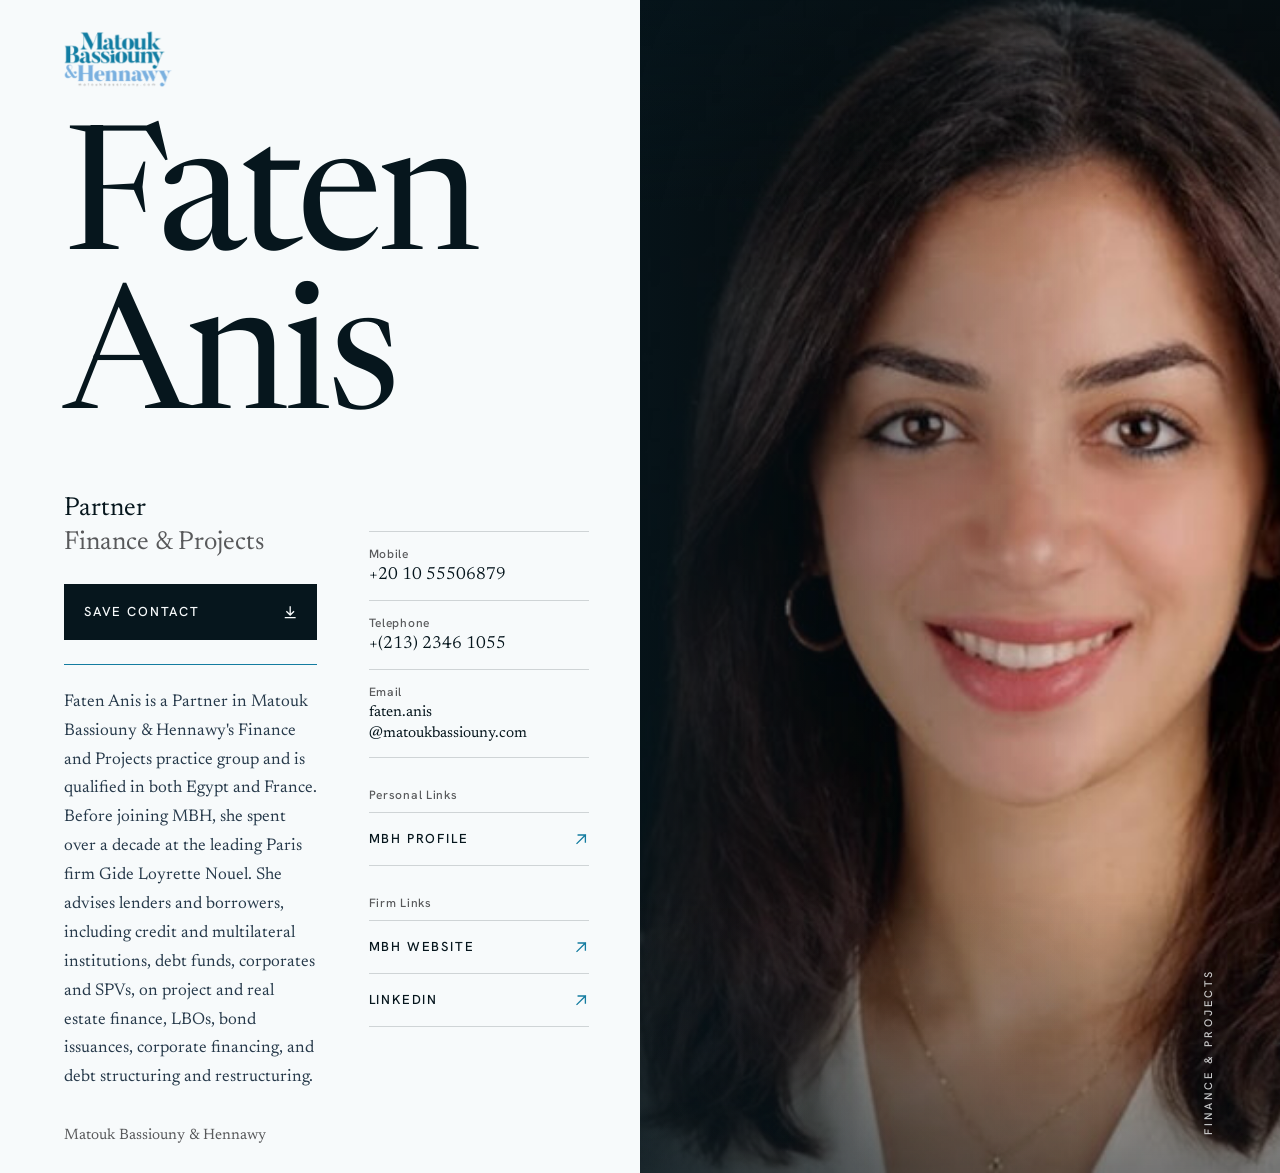
<file: mbh-profiles-repo/mbh-profiles/faten/index.html>
<!DOCTYPE html>
<html lang="en">

<head>
  <meta charset="utf-8">
  <meta name="viewport" content="width=device-width, initial-scale=1, viewport-fit=cover">
  <meta name="format-detection" content="telephone=no">
  <meta name="theme-color" content="#F7FAFB">

  <title>Faten Anis | Matouk Bassiouny &amp; Hennawy</title>
  <meta name="description"
    content="Faten Anis, Partner in the Finance and Projects practice group at Matouk Bassiouny &amp; Hennawy.">
  <meta property="og:type" content="profile">
  <meta property="og:title" content="Faten Anis | MBH">
  <meta property="og:description" content="Partner, Finance &amp; Projects">

  <link rel="preconnect" href="https://fonts.googleapis.com">
  <link rel="preconnect" href="https://fonts.gstatic.com" crossorigin>
  <link rel="stylesheet"
    href="https://fonts.googleapis.com/css2?family=Hanken+Grotesk:wght@400;500;600&family=Newsreader:ital,opsz,wght@0,6..72,300;0,6..72,400;1,6..72,300;1,6..72,400&display=swap">

  <link rel="stylesheet" href="../shared/style.css">
  <script src="../shared/script.js" defer></script>
</head>

<body>

  <svg class="sprite" width="0" height="0" aria-hidden="true" focusable="false">
    <symbol id="i-download" viewBox="0 0 12 12">
      <path d="M6 1.5v6.5M3.2 5.6 6 8.4l2.8-2.8M2 10.5h8"
        fill="none"
        stroke="currentColor"
        stroke-width="1.1"
        stroke-linecap="square" />
    </symbol>

    <symbol id="i-arrow" viewBox="0 0 12 12">
      <path d="M2.5 9.5 9.5 2.5M3.5 2.5h6v6"
        fill="none"
        stroke="currentColor"
        stroke-width="1.1"
        stroke-linecap="square" />
    </symbol>
  </svg>

  <div class="page">

    <header class="site-header">
      <a class="brand"
        href="https://matoukbassiouny.com/"
        aria-label="Matouk Bassiouny &amp; Hennawy, main website">

        <img src="../shared/logo.png"
          alt="Matouk Bassiouny &amp; Hennawy"
          width="560"
          height="291">

        <span class="brand__text" hidden>MBH</span>
      </a>
    </header>

    <figure class="portrait" data-initials="FA">

      <img src="partner.jpg"
        alt="Portrait of Faten Anis"
        width="530"
        height="620"
        fetchpriority="high"
        decoding="async">

      <p class="portrait__initials" aria-hidden="true">FA</p>

      <p class="portrait__tag" aria-hidden="true">
        Finance &amp; Projects
      </p>

    </figure>

    <main class="main" id="profile">

      <div class="masthead">
        <h1 class="name">
          <span class="name__line">Faten</span>
          <span class="name__line">Anis</span>
        </h1>
      </div>

      <div class="details">

        <div class="intro">

          <p class="title">
            <span class="title__role">Partner</span>
            <span class="visually-hidden">in</span>
            <span class="title__group">Finance &amp; Projects</span>
          </p>

          <a class="save"
            href="faten-anis.vcf"
            download="Faten Anis.vcf">

            <span>Save contact</span>

            <svg class="arrow" aria-hidden="true" focusable="false">
              <use href="#i-download" />
            </svg>

          </a>

          <span class="rule" aria-hidden="true"></span>

          <section aria-labelledby="h-bio">

            <h2 id="h-bio" class="visually-hidden">
              Biography
            </h2>

            <p class="bio">
              Faten Anis is a Partner in Matouk Bassiouny &amp; Hennawy's Finance and Projects practice group and is qualified in both Egypt and France. Before joining MBH, she spent over a decade at the leading Paris firm Gide Loyrette Nouel. She advises lenders and borrowers, including credit and multilateral institutions, debt funds, corporates and SPVs, on project and real estate finance, LBOs, bond issuances, corporate financing, and debt structuring and restructuring.
            </p>

          </section>

        </div>

        <div class="reach">

          <section aria-labelledby="h-contact">

            <h2 id="h-contact" class="visually-hidden">
              Contact
            </h2>

            <ul class="list contact">

              <li>
                <a class="contact__item" href="tel:+201055506879">

                  <span class="contact__label">
                    Mobile
                  </span>

                  <span class="contact__value">
                    +20 10 55506879
                  </span>

                </a>
              </li>

              <li>
                <a class="contact__item" href="tel:+21323461055">

                  <span class="contact__label">
                    Telephone
                  </span>

                  <span class="contact__value">
                    +(213) 2346 1055
                  </span>

                </a>
              </li>

              <li>
                <a class="contact__item"
                  href="mailto:faten.anis@matoukbassiouny.com">

                  <span class="contact__label">
                    Email
                  </span>

                  <span class="contact__value contact__value--email">
                    faten.anis<wbr>@matoukbassiouny.com
                  </span>

                </a>
              </li>

            </ul>

          </section>

          <section aria-labelledby="h-personal">

            <h2 id="h-personal" class="links__heading">
              Personal Links
            </h2>

            <ul class="list links">

              <li>

                <a class="link"
                  href="https://matoukbassiouny.com/partner-profile/faten-anis/"
                  target="_blank"
                  rel="noopener">

                  <span>
                    MBH Profile
                    <span class="visually-hidden">
                      (opens in a new tab)
                    </span>
                  </span>

                  <svg class="arrow"
                    aria-hidden="true"
                    focusable="false">

                    <use href="#i-arrow"/>

                  </svg>

                </a>

              </li>

            </ul>

          </section>

          <section aria-labelledby="h-firm">

            <h2 id="h-firm" class="links__heading">
              Firm Links
            </h2>

            <ul class="list links">

              <li>

                <a class="link"
                  href="https://matoukbassiouny.com/"
                  target="_blank"
                  rel="noopener">

                  <span>
                    MBH Website
                    <span class="visually-hidden">
                      (opens in a new tab)
                    </span>
                  </span>

                  <svg class="arrow"
                    aria-hidden="true"
                    focusable="false">

                    <use href="#i-arrow"/>

                  </svg>

                </a>

              </li>

              <li>

                <a class="link"
                  href="https://www.linkedin.com/company/matouk-bassiouny/posts/?feedView=all"
                  target="_blank"
                  rel="noopener">

                  <span>
                    LinkedIn

                    <span class="visually-hidden">
                      for Matouk Bassiouny &amp; Hennawy (opens in a new tab)
                    </span>
                  </span>

                  <svg class="arrow"
                    aria-hidden="true"
                    focusable="false">

                    <use href="#i-arrow"/>

                  </svg>

                </a>

              </li>

            </ul>

          </section>

        </div>

      </div>

      <footer class="site-footer">
        <p>Matouk Bassiouny &amp; Hennawy</p>
      </footer>

    </main>

  </div>

</body>
</html>
</file>
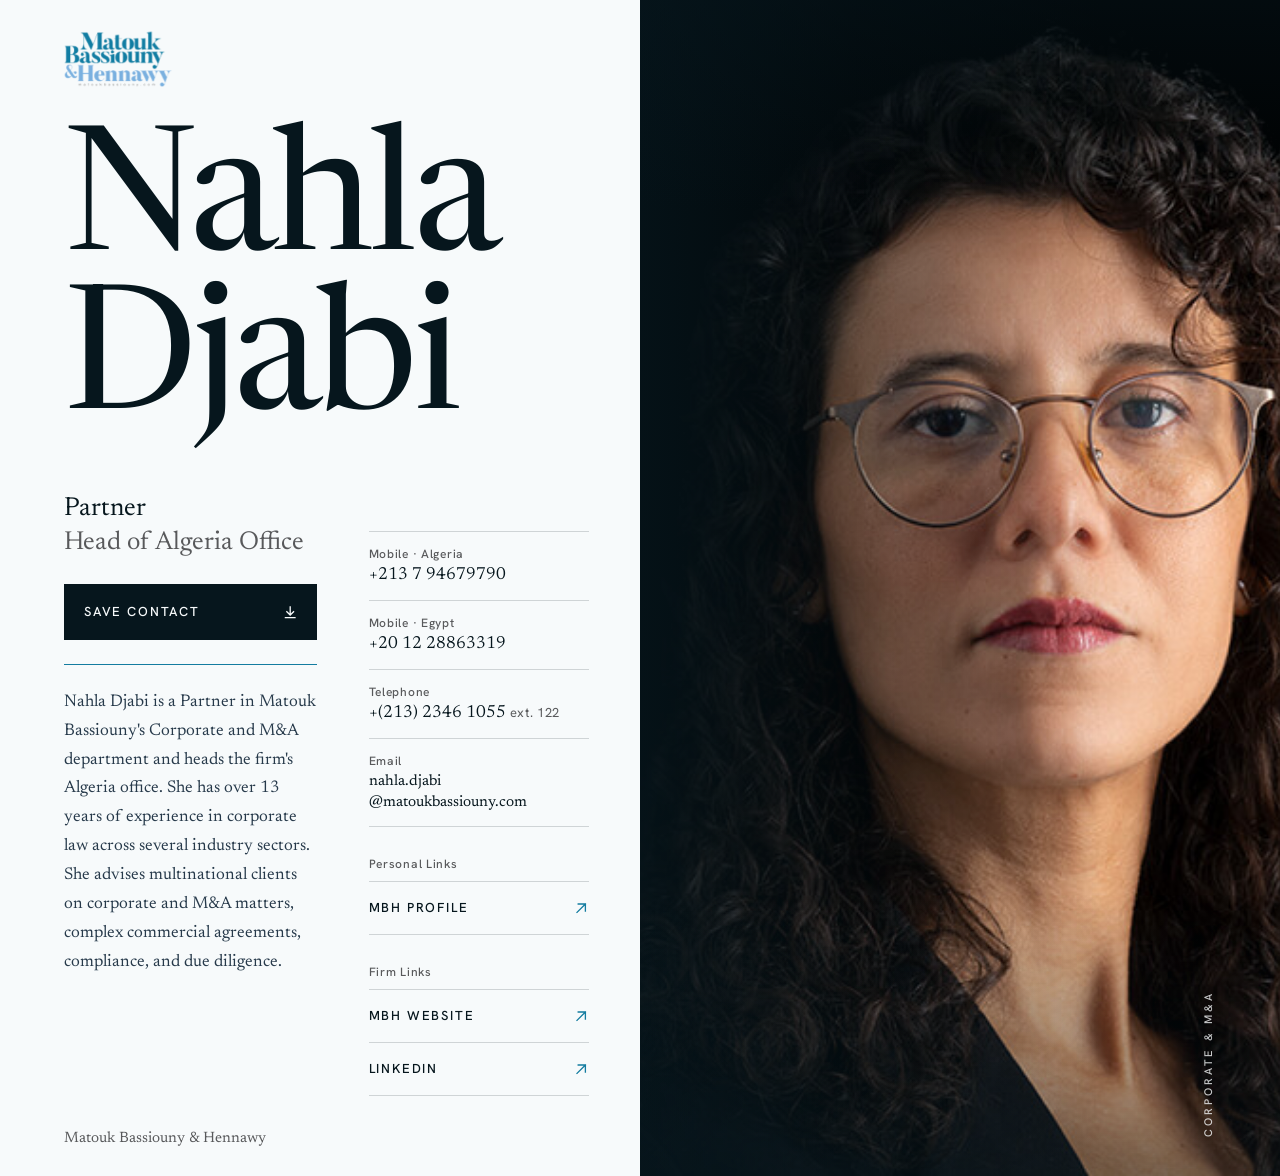
<file: mbh-profiles-repo/mbh-profiles/nahla/index.html>
<!DOCTYPE html>
<html lang="en">

<head>
  <meta charset="utf-8">
  <meta name="viewport" content="width=device-width, initial-scale=1, viewport-fit=cover">
  <meta name="format-detection" content="telephone=no">
  <meta name="theme-color" content="#F7FAFB">

  <title>Nahla Djabi | Matouk Bassiouny &amp; Hennawy</title>
  <meta name="description"
    content="Nahla Djabi, Partner and Head of the Algeria Office at Matouk Bassiouny &amp; Hennawy.">
  <meta property="og:type" content="profile">
  <meta property="og:title" content="Nahla Djabi | MBH">
  <meta property="og:description" content="Partner, Head of Algeria Office">

  <link rel="preconnect" href="https://fonts.googleapis.com">
  <link rel="preconnect" href="https://fonts.gstatic.com" crossorigin>
  <link rel="stylesheet"
    href="https://fonts.googleapis.com/css2?family=Hanken+Grotesk:wght@400;500;600&family=Newsreader:ital,opsz,wght@0,6..72,300;0,6..72,400;1,6..72,300;1,6..72,400&display=swap">

  <link rel="stylesheet" href="../shared/style.css">
  <script src="../shared/script.js" defer></script>
</head>

<body>

  <svg class="sprite" width="0" height="0" aria-hidden="true" focusable="false">
    <symbol id="i-download" viewBox="0 0 12 12">
      <path d="M6 1.5v6.5M3.2 5.6 6 8.4l2.8-2.8M2 10.5h8" fill="none"
        stroke="currentColor" stroke-width="1.1" stroke-linecap="square" />
    </symbol>

    <symbol id="i-arrow" viewBox="0 0 12 12">
      <path d="M2.5 9.5 9.5 2.5M3.5 2.5h6v6" fill="none"
        stroke="currentColor" stroke-width="1.1" stroke-linecap="square" />
    </symbol>
  </svg>

  <div class="page">

    <header class="site-header">
      <a class="brand"
        href="https://matoukbassiouny.com/"
        aria-label="Matouk Bassiouny &amp; Hennawy, main website">

        <img src="../shared/logo.png"
          alt="Matouk Bassiouny &amp; Hennawy"
          width="560"
          height="291">

        <span class="brand__text" hidden>MBH</span>
      </a>
    </header>

    <figure class="portrait" data-initials="ND">
      <img src="partner.jpg"
        alt="Portrait of Nahla Djabi"
        width="530"
        height="620"
        fetchpriority="high"
        decoding="async">

      <p class="portrait__initials" aria-hidden="true">ND</p>

      <p class="portrait__tag" aria-hidden="true">
        Corporate &amp; M&amp;A
      </p>
    </figure>

    <main class="main" id="profile">

      <div class="masthead">
        <h1 class="name">
          <span class="name__line">Nahla</span>
          <span class="name__line">Djabi</span>
        </h1>
      </div>

      <div class="details">

        <div class="intro">

          <p class="title">
            <span class="title__role">Partner</span>
            <span class="visually-hidden">and</span>
            <span class="title__group">Head of Algeria Office</span>
          </p>

          <a class="save"
            href="nahla-djabi.vcf"
            download="Nahla Djabi.vcf">

            <span>Save contact</span>

            <svg class="arrow" aria-hidden="true" focusable="false">
              <use href="#i-download" />
            </svg>
          </a>

          <span class="rule" aria-hidden="true"></span>

          <section aria-labelledby="h-bio">
            <h2 id="h-bio" class="visually-hidden">Biography</h2>

            <p class="bio">
              Nahla Djabi is a Partner in Matouk Bassiouny's Corporate and M&amp;A department and heads the firm's Algeria office. She has over 13 years of experience in corporate law across several industry sectors. She advises multinational clients on corporate and M&amp;A matters, complex commercial agreements, compliance, and due diligence.
            </p>
          </section>

        </div>

        <div class="reach">

          <section aria-labelledby="h-contact">
            <h2 id="h-contact" class="visually-hidden">Contact</h2>

            <ul class="list contact">

              <li>
                <a class="contact__item" href="tel:+213794679790">
                  <span class="contact__label">Mobile · Algeria</span>
                  <span class="contact__value">+213 7 94679790</span>
                </a>
              </li>

              <li>
                <a class="contact__item" href="tel:+201228863319">
                  <span class="contact__label">Mobile · Egypt</span>
                  <span class="contact__value">+20 12 28863319</span>
                </a>
              </li>

              <li>
                <a class="contact__item" href="tel:+21323461055,122">
                  <span class="contact__label">Telephone</span>
                  <span class="contact__value">
                    +(213) 2346 1055
                    <span class="contact__ext">ext. 122</span>
                  </span>
                </a>
              </li>

              <li>
                <a class="contact__item"
                  href="mailto:nahla.djabi@matoukbassiouny.com">

                  <span class="contact__label">Email</span>

                  <span class="contact__value contact__value--email">
                    nahla.djabi<wbr>@matoukbassiouny.com
                  </span>
                </a>
              </li>

            </ul>
          </section>

          <section aria-labelledby="h-personal">

  <h2 id="h-personal" class="links__heading">Personal Links</h2>

  <ul class="list links">

    <li>
      <a class="link"
        href="https://matoukbassiouny.com/partner-profile/nahla-djabi/"
        target="_blank"
        rel="noopener">

        <span>
          MBH Profile
          <span class="visually-hidden">
            (opens in a new tab)
          </span>
        </span>

        <svg class="arrow" aria-hidden="true" focusable="false">
          <use href="#i-arrow"/>
        </svg>
      </a>
    </li>

  </ul>
</section>
          <section aria-labelledby="h-firm">

            <h2 id="h-firm" class="links__heading">Firm Links</h2>

            <ul class="list links">

              <li>
                <a class="link"
                  href="https://matoukbassiouny.com/"
                  target="_blank"
                  rel="noopener">

                  <span>
                    MBH Website
                    <span class="visually-hidden">
                      (opens in a new tab)
                    </span>
                  </span>

                  <svg class="arrow" aria-hidden="true" focusable="false">
                    <use href="#i-arrow"/>
                  </svg>
                </a>
              </li>

              <li>
                <a class="link"
                  href="https://www.linkedin.com/company/matouk-bassiouny/posts/?feedView=all"
                  target="_blank"
                  rel="noopener">

                  <span>
                    LinkedIn
                    <span class="visually-hidden">
                      for Matouk Bassiouny &amp; Hennawy (opens in a new tab)
                    </span>
                  </span>

                  <svg class="arrow" aria-hidden="true" focusable="false">
                    <use href="#i-arrow"/>
                  </svg>
                </a>
              </li>

            </ul>
          </section>

        </div>
      </div>

      <footer class="site-footer">
        <p>Matouk Bassiouny &amp; Hennawy</p>
      </footer>

    </main>
  </div>

</body>
</html>
</file>
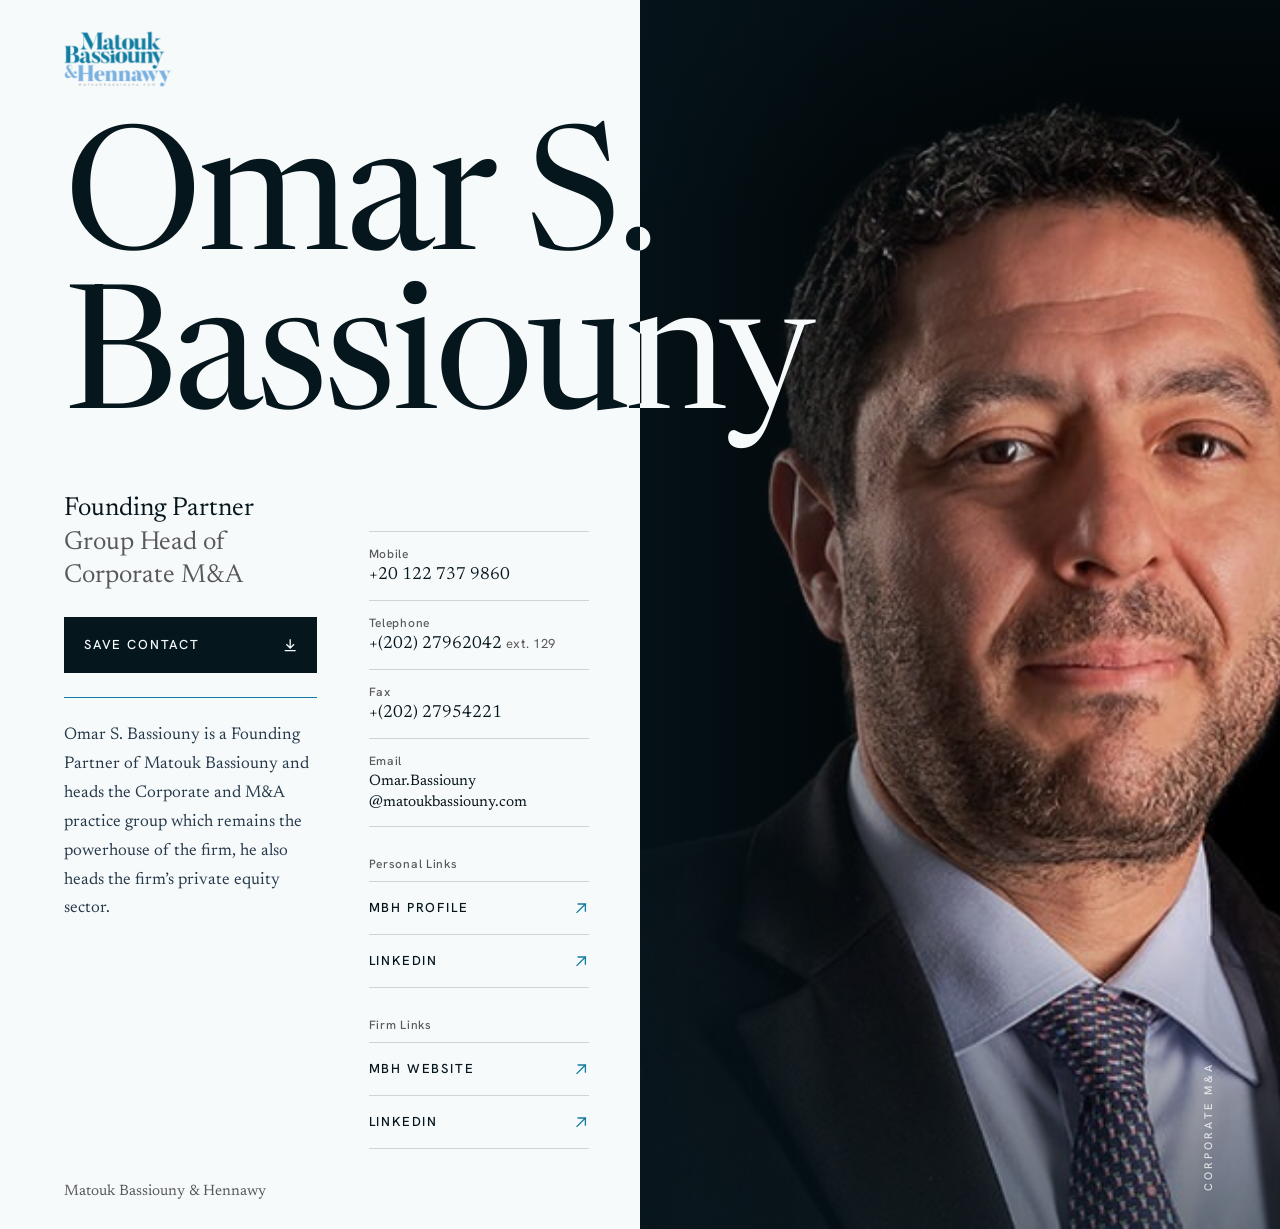
<file: mbh-profiles-repo/mbh-profiles/omar/index.html>
<!DOCTYPE html>
<html lang="en">

<head>
  <meta charset="utf-8">
  <meta name="viewport" content="width=device-width, initial-scale=1, viewport-fit=cover">
  <meta name="format-detection" content="telephone=no">
  <meta name="theme-color" content="#F7FAFB">

  <!-- ✎ PER PARTNER ─ page title, description and social preview -->
  <title>Omar S. Bassiouny | Matouk Bassiouny &amp; Hennawy</title>
  <meta name="description"
    content="Omar S. Bassiouny, Founding Partner and Group Head of Corporate &amp; M&amp;A at Matouk Bassiouny &amp; Hennawy (MBH).">
  <meta property="og:type" content="profile">
  <meta property="og:title" content="Omar S. Bassiouny | MBH">
  <meta property="og:description" content="Founding Partner and Group Head of Corporate &amp; M&amp;A">
  <!-- <meta property="og:image" content="https://[YOUR-DOMAIN]/assets/share.jpg"> -->

  <!--
    Fonts: Newsreader (serif, name & editorial text) + Hanken Grotesk (sans, labels & contact).
    Two small families, swap-loaded so text is visible instantly in a fallback face.
    To go fully offline/self-hosted later, download both from fonts.google.com,
    place the .woff2 files in /assets and replace this <link> with @font-face rules.
  -->
  <link rel="preconnect" href="https://fonts.googleapis.com">
  <link rel="preconnect" href="https://fonts.gstatic.com" crossorigin>
  <link rel="stylesheet"
    href="https://fonts.googleapis.com/css2?family=Hanken+Grotesk:wght@400;500;600&family=Newsreader:ital,opsz,wght@0,6..72,300;0,6..72,400;1,6..72,300;1,6..72,400&display=swap">

  <link rel="stylesheet" href="../shared/style.css">
  <script src="../shared/script.js" defer></script>
</head>

<body>

  <!-- One tiny SVG arrow, reused by every link (no icon library, no extra requests) -->
  <svg class="sprite" width="0" height="0" aria-hidden="true" focusable="false">
    <symbol id="i-download" viewBox="0 0 12 12">
      <path d="M6 1.5v6.5M3.2 5.6 6 8.4l2.8-2.8M2 10.5h8" fill="none" stroke="currentColor" stroke-width="1.1"
        stroke-linecap="square" />
    </symbol>
    <symbol id="i-arrow" viewBox="0 0 12 12">
      <path d="M2.5 9.5 9.5 2.5M3.5 2.5h6v6" fill="none" stroke="currentColor" stroke-width="1.1"
        stroke-linecap="square" />
    </symbol>
  </svg>

  <div class="page">

    <!-- ─────────────────────────  LETTERHEAD  ───────────────────────── -->
    <header class="site-header">
      <!-- ✎ [MBH WEBSITE URL] ─ the logo links to the firm's main website -->
      <a class="brand" href="https://matoukbassiouny.com/" aria-label="Matouk Bassiouny &amp; Hennawy, main website">
        <!-- ✎ Logo: ../shared/logo.png (transparent, shared by all partners). If it is ever missing, a text wordmark is shown automatically. -->
        <img src="../shared/logo.png" alt="Matouk Bassiouny &amp; Hennawy" width="560" height="291">
        <span class="brand__text" hidden>MBH</span>
      </a>
      <!-- <p class="site-header__label">MBH Partner</p> -->
    </header>

    <!-- ─────────────────────────  PORTRAIT  ─────────────────────────
         ✎ Replace partner.jpg (same folder) with the professional portrait (vertical crop, ~1400px wide).
         ✎ data-initials is only used by the placeholder panel until the photo exists.
         ✎ Add class "portrait--natural" to keep the photo in full colour instead of the MBH blue treatment.
         Optional responsive images once you have several sizes:
           srcset="assets/partner-800.jpg 800w, assets/partner-1400.jpg 1400w"
           sizes="(min-width: 900px) 50vw, 100vw"
    -->
    <figure class="portrait" data-initials="OB">
      <img src="partner.jpg" alt="Portrait of Omar S. Bassiouny" width="530" height="620" fetchpriority="high"
        decoding="async">
      <p class="portrait__initials" aria-hidden="true">OB</p>
      <!-- ✎ Practice-area tag (decorative; repeats the title, so hidden from screen readers) -->
      <p class="portrait__tag" aria-hidden="true">Corporate M&amp;A</p>
    </figure>

    <!-- ─────────────────────────  PROFILE  ───────────────────────── -->
    <main class="main" id="profile">

      <!-- ✎ NAME ─ two lines only: first name(s) on line 1, surname on line 2.
           Very long surname? Shrink it for this partner only, e.g.
           <h1 class="name" style="--name-size: clamp(2.6rem, 12.5vw, 6rem)"> -->
      <div class="masthead">
        <h1 class="name">
          <span class="name__line">Omar S.</span>
          <span class="name__line">Bassiouny</span>
        </h1>
      </div>

      <div class="details">

        <div class="intro">
          <!-- ✎ TITLE -->
          <p class="title">
            <span class="title__role">Founding Partner</span>
            <span class="visually-hidden">and</span>
            <span class="title__group">Group Head of Corporate M&amp;A</span>
          </p>

          <!-- ✎ SAVE CONTACT ─ downloads omar-bassiouny.vcf, which phones open as "Add to Contacts".
               For another partner: copy the .vcf, edit it, and change the filename below. -->
          <a class="save" href="omar-bassiouny.vcf" download="Omar S. Bassiouny.vcf">
            <span>Save contact</span>
            <svg class="arrow" aria-hidden="true" focusable="false">
              <use href="#i-download" />
            </svg>
          </a>

          <span class="rule" aria-hidden="true"></span>

          <section aria-labelledby="h-bio">
            <h2 id="h-bio" class="visually-hidden">Biography</h2>
            <!-- ✎ [BIO] ─ replace this paragraph. Add more <p class="bio"> blocks if needed. -->
            <p class="bio">Omar S. Bassiouny is a Founding Partner of Matouk Bassiouny and heads the Corporate and M&A practice group which remains the powerhouse of the firm, he also heads the firm’s private equity sector.</p>
          </section>
        </div>

        <div class="reach">

          <section aria-labelledby="h-contact">
            <h2 id="h-contact" class="visually-hidden">Contact</h2>
            <ul class="list contact">
              <li>
                <!-- ✎ MOBILE ─ change BOTH the href (tel:+…, no spaces) and the visible number -->
                <a class="contact__item" href="tel:+201227379860">
                  <span class="contact__label">Mobile</span>
                  <span class="contact__value">+20 122 737 9860</span>
                </a>
              </li>
              <li>
                <!-- ✎ TELEPHONE ─ change BOTH the href (",129" dials the extension) and the visible number -->
                <a class="contact__item" href="tel:+20227962042,129">
                  <span class="contact__label">Telephone</span>
                  <span class="contact__value">+(202) 27962042 <span class="contact__ext">ext. 129</span></span>
                </a>
              </li>
              <li>
                <!-- ✎ FAX ─ shown for reference only (not tappable) -->
                <div class="contact__item contact__item--static">
                  <span class="contact__label">Fax</span>
                  <span class="contact__value">+(202) 27954221</span>
                </div>
              </li>
              <li>
                <!-- ✎ EMAIL ─ change BOTH the href and the visible address -->
                <a class="contact__item" href="mailto:Omar.Bassiouny@matoukbassiouny.com">
                  <span class="contact__label">Email</span>
                  <span class="contact__value contact__value--email">Omar.Bassiouny<wbr>@matoukbassiouny.com</span>
                </a>
              </li>
            </ul>
          </section>

          <section aria-labelledby="h-personal">
            <h2 id="h-personal" class="links__heading">Personal Links</h2>
            <ul class="list links">
              <li>
                <!-- ✎ [MBH PROFILE URL] -->
                <a class="link" href="https://matoukbassiouny.com/partner-profile/omar-s-bassiouny/" target="_blank" rel="noopener">
                  <span>MBH Profile<span class="visually-hidden"> (opens in a new tab)</span></span>
                  <svg class="arrow" aria-hidden="true" focusable="false"><use href="#i-arrow"/></svg>
                </a>
              </li>
              <li>
                <!-- ✎ [LINKEDIN URL] ─ Omar's own LinkedIn -->
                <a class="link" href="https://www.linkedin.com/in/omar-bassiouny-73304193/" target="_blank" rel="noopener">
                  <span>LinkedIn<span class="visually-hidden"> (opens in a new tab)</span></span>
                  <svg class="arrow" aria-hidden="true" focusable="false"><use href="#i-arrow"/></svg>
                </a>
              </li>
            </ul>
          </section>

          <section aria-labelledby="h-firm">
            <h2 id="h-firm" class="links__heading">Firm Links</h2>
            <ul class="list links">
              <li>
                <!-- ✎ [MBH WEBSITE URL] -->
                <a class="link" href="https://matoukbassiouny.com/" target="_blank" rel="noopener">
                  <span>MBH Website<span class="visually-hidden"> (opens in a new tab)</span></span>
                  <svg class="arrow" aria-hidden="true" focusable="false"><use href="#i-arrow"/></svg>
                </a>
              </li>
              <li>
                <!-- ✎ MBH company LinkedIn -->
                <a class="link" href="https://www.linkedin.com/company/matouk-bassiouny/posts/?feedView=all" target="_blank" rel="noopener">
                  <span>LinkedIn<span class="visually-hidden"> for Matouk Bassiouny &amp; Hennawy (opens in a new tab)</span></span>
                  <svg class="arrow" aria-hidden="true" focusable="false"><use href="#i-arrow"/></svg>
                </a>
              </li>
            </ul>
          </section>

        </div>
      </div>

      <footer class="site-footer">
        <p>Matouk Bassiouny &amp; Hennawy</p>
      </footer>

    </main>
  </div>

</body>

</html>
</file>
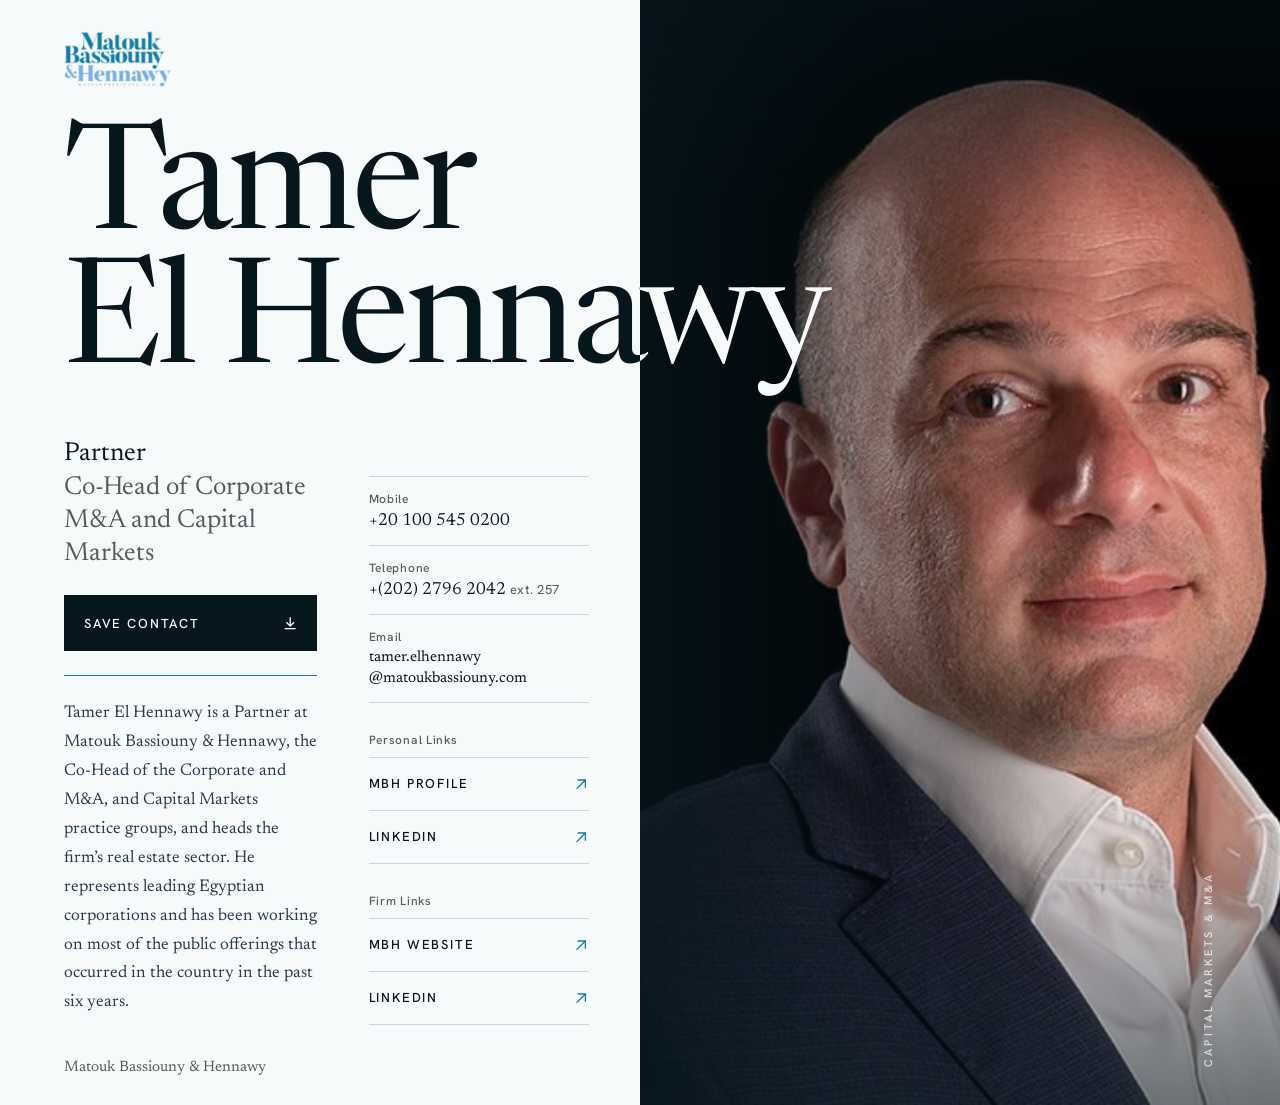
<file: mbh-profiles-repo/mbh-profiles/tamer/index.html>
<!DOCTYPE html>
<html lang="en">

<head>
  <meta charset="utf-8">
  <meta name="viewport" content="width=device-width, initial-scale=1, viewport-fit=cover">
  <meta name="format-detection" content="telephone=no">
  <meta name="theme-color" content="#F7FAFB">

  <!-- ✎ PER PARTNER ─ page title, description and social preview -->
  <title>Tamer El Hennawy | Matouk Bassiouny &amp; Hennawy</title>
  <meta name="description"
    content="Tamer El Hennawy, Partner at Matouk Bassiouny &amp; Hennawy (MBH), Co-Head of Corporate M&amp;A and Capital Markets and head of the firm’s real estate sector.">
  <meta property="og:type" content="profile">
  <meta property="og:title" content="Tamer El Hennawy | MBH">
  <meta property="og:description" content="Partner and Co-Head of Corporate M&amp;A and Capital Markets">
  <!-- <meta property="og:image" content="https://[YOUR-DOMAIN]/assets/share.jpg"> -->

  <!--
    Fonts: Newsreader (serif, name & editorial text) + Hanken Grotesk (sans, labels & contact).
    Two small families, swap-loaded so text is visible instantly in a fallback face.
    To go fully offline/self-hosted later, download both from fonts.google.com,
    place the .woff2 files in /assets and replace this <link> with @font-face rules.
  -->
  <link rel="preconnect" href="https://fonts.googleapis.com">
  <link rel="preconnect" href="https://fonts.gstatic.com" crossorigin>
  <link rel="stylesheet"
    href="https://fonts.googleapis.com/css2?family=Hanken+Grotesk:wght@400;500;600&family=Newsreader:ital,opsz,wght@0,6..72,300;0,6..72,400;1,6..72,300;1,6..72,400&display=swap">

  <link rel="stylesheet" href="../shared/style.css">
  <script src="../shared/script.js" defer></script>
</head>

<body>

  <!-- One tiny SVG arrow, reused by every link (no icon library, no extra requests) -->
  <svg class="sprite" width="0" height="0" aria-hidden="true" focusable="false">
    <symbol id="i-download" viewBox="0 0 12 12">
      <path d="M6 1.5v6.5M3.2 5.6 6 8.4l2.8-2.8M2 10.5h8" fill="none" stroke="currentColor" stroke-width="1.1"
        stroke-linecap="square" />
    </symbol>
    <symbol id="i-arrow" viewBox="0 0 12 12">
      <path d="M2.5 9.5 9.5 2.5M3.5 2.5h6v6" fill="none" stroke="currentColor" stroke-width="1.1"
        stroke-linecap="square" />
    </symbol>
  </svg>

  <div class="page page--long-name">

    <!-- ─────────────────────────  LETTERHEAD  ───────────────────────── -->
    <header class="site-header">
      <!-- ✎ [MBH WEBSITE URL] ─ the logo links to the firm's main website -->
      <a class="brand" href="https://matoukbassiouny.com/" aria-label="Matouk Bassiouny &amp; Hennawy, main website">
        <!-- ✎ Logo: ../shared/logo.png (transparent, shared by all partners). If it is ever missing, a text wordmark is shown automatically. -->
        <img src="../shared/logo.png" alt="Matouk Bassiouny &amp; Hennawy" width="560" height="291">
        <span class="brand__text" hidden>MBH</span>
      </a>
      <!-- <p class="site-header__label">MBH Partner</p> -->
    </header>

    <!-- ─────────────────────────  PORTRAIT  ─────────────────────────
         ✎ Replace partner.jpg (same folder) with the professional portrait (vertical crop, ~1400px wide).
         ✎ data-initials is only used by the placeholder panel until the photo exists.
         ✎ Add class "portrait--natural" to keep the photo in full colour instead of the MBH blue treatment.
         Optional responsive images once you have several sizes:
           srcset="assets/partner-800.jpg 800w, assets/partner-1400.jpg 1400w"
           sizes="(min-width: 900px) 50vw, 100vw"
    -->
    <figure class="portrait" data-initials="TH">
      <img src="partner.jpg" alt="Portrait of Tamer El Hennawy" width="530" height="620" fetchpriority="high"
        decoding="async">
      <p class="portrait__initials" aria-hidden="true">TH</p>
      <!-- ✎ Practice-area tag (decorative; repeats the title, so hidden from screen readers) -->
      <p class="portrait__tag" aria-hidden="true">Capital Markets &amp; M&amp;A</p>
    </figure>

    <!-- ─────────────────────────  PROFILE  ───────────────────────── -->
    <main class="main" id="profile">

      <!-- ✎ NAME ─ two lines only: first name(s) on line 1, surname on line 2.
           Very long surname? Shrink it for this partner only, e.g.
           <h1 class="name" style="--name-size: clamp(2.6rem, 12.5vw, 6rem)"> -->
      <div class="masthead">
        <h1 class="name">
          <span class="name__line">Tamer</span>
          <span class="name__line">El Hennawy</span>
        </h1>
      </div>

      <div class="details">

        <div class="intro">
          <!-- ✎ TITLE -->
          <p class="title">
            <span class="title__role">Partner</span>
            <span class="visually-hidden">and</span>
            <span class="title__group">Co-Head of Corporate M&amp;A and Capital Markets</span>
          </p>

          <!-- ✎ SAVE CONTACT ─ downloads tamer-el-hennawy.vcf, which phones open as "Add to Contacts".
               Keep this file in sync with the numbers and links on the page. -->
          <a class="save" href="tamer-el-hennawy.vcf" download="Tamer El Hennawy.vcf">
            <span>Save contact</span>
            <svg class="arrow" aria-hidden="true" focusable="false">
              <use href="#i-download" />
            </svg>
          </a>

          <span class="rule" aria-hidden="true"></span>

          <section aria-labelledby="h-bio">
            <h2 id="h-bio" class="visually-hidden">Biography</h2>
            <!-- ✎ [BIO] ─ replace this paragraph. -->
            <p class="bio">Tamer El Hennawy is a Partner at Matouk Bassiouny &amp; Hennawy, the Co-Head of the Corporate and M&amp;A, and Capital Markets practice groups, and heads the firm’s real estate sector. He represents leading Egyptian corporations and has been working on most of the public offerings that occurred in the country in the past six years.</p>
          </section>
        </div>

        <div class="reach">

          <section aria-labelledby="h-contact">
            <h2 id="h-contact" class="visually-hidden">Contact</h2>
            <ul class="list contact">
              <li>
                <!-- ✎ MOBILE ─ change BOTH the href (tel:+…, no spaces) and the visible number -->
                <a class="contact__item" href="tel:+201005450200">
                  <span class="contact__label">Mobile</span>
                  <span class="contact__value">+20 100 545 0200</span>
                </a>
              </li>
              <li>
                <!-- ✎ TELEPHONE ─ change BOTH the href (",257" dials the extension) and the visible number -->
                <a class="contact__item" href="tel:+20227962042,257">
                  <span class="contact__label">Telephone</span>
                  <span class="contact__value">+(202) 2796 2042 <span class="contact__ext">ext. 257</span></span>
                </a>
              </li>
              <li>
                <!-- ✎ EMAIL ─ change BOTH the href and the visible address -->
                <a class="contact__item" href="mailto:tamer.elhennawy@matoukbassiouny.com">
                  <span class="contact__label">Email</span>
                  <span class="contact__value contact__value--email">tamer.elhennawy<wbr>@matoukbassiouny.com</span>
                </a>
              </li>
            </ul>
          </section>

          <section aria-labelledby="h-personal">
            <h2 id="h-personal" class="links__heading">Personal Links</h2>
            <ul class="list links">
              <li>
                <!-- ✎ [MBH PROFILE URL] -->
                <a class="link" href="https://matoukbassiouny.com/partner-profile/tamer-el-hennawy/" target="_blank" rel="noopener">
                  <span>MBH Profile<span class="visually-hidden"> (opens in a new tab)</span></span>
                  <svg class="arrow" aria-hidden="true" focusable="false"><use href="#i-arrow"/></svg>
                </a>
              </li>
              <li>
                <!-- ✎ [LINKEDIN URL] ─ Tamer's own LinkedIn -->
                <a class="link" href="https://www.linkedin.com/in/tamer-el-hennawy-6ba82215b/" target="_blank" rel="noopener">
                  <span>LinkedIn<span class="visually-hidden"> (opens in a new tab)</span></span>
                  <svg class="arrow" aria-hidden="true" focusable="false"><use href="#i-arrow"/></svg>
                </a>
              </li>
            </ul>
          </section>

          <section aria-labelledby="h-firm">
            <h2 id="h-firm" class="links__heading">Firm Links</h2>
            <ul class="list links">
              <li>
                <!-- ✎ [MBH WEBSITE URL] -->
                <a class="link" href="https://matoukbassiouny.com/" target="_blank" rel="noopener">
                  <span>MBH Website<span class="visually-hidden"> (opens in a new tab)</span></span>
                  <svg class="arrow" aria-hidden="true" focusable="false"><use href="#i-arrow"/></svg>
                </a>
              </li>
              <li>
                <!-- ✎ MBH company LinkedIn -->
                <a class="link" href="https://www.linkedin.com/company/matouk-bassiouny/posts/?feedView=all" target="_blank" rel="noopener">
                  <span>LinkedIn<span class="visually-hidden"> for Matouk Bassiouny &amp; Hennawy (opens in a new tab)</span></span>
                  <svg class="arrow" aria-hidden="true" focusable="false"><use href="#i-arrow"/></svg>
                </a>
              </li>
            </ul>
          </section>

        </div>
      </div>

      <footer class="site-footer">
        <p>Matouk Bassiouny &amp; Hennawy</p>
      </footer>

    </main>
  </div>

</body>

</html>
</file>
<file: mbh-profiles-repo/mbh-profiles/shared/style.css>
/* =============================================================
   MBH · Partner Digital Identity  —  style.css

   CONCEPT: "The name crosses the threshold."
   The page is stationery: a quiet paper-white letterhead with a
   single tall blue-toned photograph. The partner's surname is set
   so large that it travels from the paper onto the photograph and
   changes colour exactly where the two meet. That one gesture is
   the whole design; everything else stays still and disciplined.

   Nothing in this file is partner-specific. Name, title, portrait
   and contact details all live in index.html.

   Sections
     1. Tokens
     2. Base
     3. Mobile layout (default)
     4. Interactions
     5. Entrance animation
     6. Tablet (two-column details)
     7. Desktop (name crosses the portrait)
     8. Large screens
   ============================================================= */


/* 1 ─ TOKENS ────────────────────────────────────────────────── */
:root {
  /* MBH palette */
  --midnight: #06161D;
  --deep:     #071820;
  --dark:     #0B2632;
  --blue:     #147CA0;   /* MBH Blue            */
  --blue-lt:  #6FAADA;   /* MBH Light Blue      */
  --gray:     #58595B;   /* Corporate Gray      */
  --paper:    #F7FAFB;   /* Soft White          */

  --ink:      var(--midnight);
  --ink-soft: #26394A;
  --line:     rgba(6, 22, 29, .16);
  --on-photo: var(--paper);

  /* Type */
  --font-serif: "Newsreader", "Iowan Old Style", "Palatino Linotype", Palatino, Georgia, "Times New Roman", serif;
  --font-sans:  "Hanken Grotesk", system-ui, -apple-system, "Segoe UI", Roboto, "Helvetica Neue", Arial, sans-serif;

  /* Layout */
  --pad:       clamp(1.5rem, 6vw, 3.5rem);        /* page margin   */
  --name-size: clamp(3.1rem, 15.5vw, 7.5rem);     /* surname scale */
  --name-lh:   .92;                               /* name line-height  */
  --name-pad:  .1;                                /* safety padding (em) so glyphs never clip */

  --ease: cubic-bezier(.22, .7, .2, 1);
}


/* 2 ─ BASE ──────────────────────────────────────────────────── */
*, *::before, *::after { box-sizing: border-box; }

html {
  -webkit-text-size-adjust: 100%;
  text-size-adjust: 100%;
  background: var(--paper);
}

body {
  margin: 0;
  min-height: 100vh;
  min-height: 100svh;
  background: var(--paper);
  color: var(--ink);
  font-family: var(--font-sans);
  font-size: 1rem;
  line-height: 1.5;
  -webkit-font-smoothing: antialiased;
  text-rendering: optimizeLegibility;
  overflow-x: hidden;
  overflow-x: clip;               /* the page can never scroll sideways */
}

img, svg { display: block; max-width: 100%; }
[hidden] { display: none !important; }

.sprite { position: absolute; width: 0; height: 0; overflow: hidden; }

.visually-hidden {
  position: absolute !important;
  width: 1px; height: 1px;
  margin: -1px; padding: 0;
  overflow: hidden;
  clip: rect(0 0 0 0);
  clip-path: inset(50%);
  white-space: nowrap;
  border: 0;
}

a { color: inherit; }
a:focus-visible {
  outline: 2px solid var(--blue);
  outline-offset: 4px;
}
a[aria-disabled="true"] { cursor: default; }


/* 3 ─ MOBILE LAYOUT (default) ───────────────────────────────────
   Order on a phone: letterhead → portrait → name → title → bio →
   contact → links. Identity is clear within the first screen.   */

.site-header {
  position: relative;
  z-index: 3;
  display: flex;
  align-items: center;
  justify-content: space-between;
  gap: 1rem;
  padding: max(1rem, env(safe-area-inset-top)) var(--pad) 1rem;
}

.brand {
  display: inline-flex;
  align-items: center;
  min-height: 44px;
  color: var(--ink);
  text-decoration: none;
  -webkit-tap-highlight-color: transparent;
}
.brand img { height: 3.25rem; width: auto; }
.brand__text {
  font-family: var(--font-serif);
  font-size: 1.625rem;
  font-weight: 400;
  letter-spacing: .1em;
  color: var(--blue);
}

.site-header__label {
  margin: 0;
  font-size: .6875rem;
  font-weight: 500;
  letter-spacing: .18em;
  text-transform: uppercase;
  color: var(--gray);
}

/* Portrait ─ a tall, blue-toned architectural panel. Never a circle. */
.portrait {
  position: relative;
  isolation: isolate;
  margin: 0;
  height: clamp(20rem, 60vh, 40rem);
  height: clamp(20rem, 60svh, 40rem);
  overflow: hidden;
  background: var(--dark);
}

.portrait img {
  position: absolute;
  inset: 0;
  width: 100%;
  height: 100%;
  object-fit: cover;
  object-position: 50% 18%;
  filter: none
}

/* Tints the greyscale photograph with MBH Blue while keeping its tonal range */
.portrait::before {
  content: "";
  position: absolute;
  inset: 0;
  z-index: 1;
  /* background: var(--blue); */
  mix-blend-mode: color;
  /* opacity: .18; */
  pointer-events: none;
}

/* Darkens the lower edge so the white half of the name always reads */
.portrait::after {
  content: "";
  position: absolute;
  inset: 0;
  z-index: 2;
  background: linear-gradient(to top,
    rgba(6, 22, 29, .9) 0%,
    rgba(6, 22, 29, .42) 26%,
    rgba(6, 22, 29, 0) 58%);
  pointer-events: none;
}

.portrait--natural img { filter: none; }
.portrait--natural::before { display: none; }

.portrait__tag {
  position: absolute;
  z-index: 3;
  right: var(--pad);
  bottom: 1.5rem;
  margin: 0;
  writing-mode: vertical-rl;
  transform: rotate(180deg);
  font-size: .6875rem;
  font-weight: 500;
  letter-spacing: .28em;
  text-transform: uppercase;
  color: rgba(247, 250, 251, .8);
}

/* Placeholder shown automatically (by script.js) while no photo exists */
.portrait__initials { display: none; }
.portrait.is-empty { background: linear-gradient(165deg, var(--dark) 0%, var(--deep) 60%, var(--midnight) 100%); }
.portrait.is-empty img { display: none; }
.portrait.is-empty::before { opacity: .35; }
.portrait.is-empty .portrait__initials {
  display: grid;
  place-items: center;
  position: absolute;
  inset: 0;
  z-index: 0;
  margin: 0;
  font-family: var(--font-serif);
  font-size: min(58vw, 17rem);
  font-weight: 300;
  letter-spacing: .04em;
  color: rgba(111, 170, 218, .2);
  background: repeating-linear-gradient(90deg,
    rgba(111, 170, 218, .07) 0 1px, transparent 1px 12.5%);
}

/* Main column */
.main {
  position: relative;
  z-index: 2;
}

/* The name straddles the bottom edge of the portrait: line 1 sits on the
   photograph (white), line 2 sits on the paper (ink). One hard colour stop. */
.masthead {
  margin-top: calc(var(--name-size) * (var(--name-lh) + var(--name-pad)) * -1);
}

.name {
  margin: 0;
  padding: calc(var(--name-size) * var(--name-pad)) var(--pad);
  font-family: var(--font-serif);
  font-size: var(--name-size);
  font-weight: 400;
  font-optical-sizing: auto;
  line-height: var(--name-lh);
  letter-spacing: -.025em;
  color: var(--ink);
}
.name__line { display: block; }

@supports ((-webkit-background-clip: text) or (background-clip: text)) {
  .name {
    background-image: linear-gradient(to bottom,
      var(--on-photo) 0 50%,
      var(--ink) 50% 100%);
    -webkit-background-clip: text;
    background-clip: text;
    -webkit-text-fill-color: transparent;
    color: transparent;
  }
}

.details { padding: 1.5rem var(--pad) 0; }

.title {
  margin: 0;
  font-family: var(--font-serif);
  font-size: clamp(1.25rem, 5.4vw, 1.625rem);
  font-weight: 400;
  line-height: 1.28;
  color: var(--ink);
}
.title span { display: block; }
.title__group { color: var(--gray); }

/* Save contact ─ the one solid element on the page: a square-cornered ink bar */
.save {
  display: flex;
  align-items: center;
  justify-content: space-between;
  gap: 1rem;
  min-height: 3.5rem;
  margin-top: 1.5rem;
  padding: .5rem 1.25rem;
  background: var(--ink);
  color: var(--paper);
  font-size: .8125rem;
  font-weight: 500;
  letter-spacing: .14em;
  text-transform: uppercase;
  text-decoration: none;
  -webkit-tap-highlight-color: transparent;
  transition: background-color .3s ease;
}
.save .arrow { color: var(--paper); }
.save:active { background: var(--blue); }
.save:focus-visible { outline-offset: 3px; }
.save:focus-visible .arrow { transform: translateY(2px); }
@media (hover: hover) {
  .save:hover { background: var(--blue); }
  .save:hover .arrow { transform: translateY(2px); }
}

.rule {
  display: block;
  width: 100%;
  height: 1px;
  margin: 1.5rem 0;
  background: var(--blue);
  transform-origin: left center;
}

.bio {
  margin: 0;
  max-width: 34rem;
  font-family: var(--font-serif);
  font-size: 1.0625rem;
  font-weight: 400;
  line-height: 1.7;
  color: var(--ink-soft);
}

.reach { margin-top: 2.25rem; }

.list { list-style: none; margin: 0; padding: 0; }
.links + .links,
.reach section + section { margin-top: 1.75rem; }

/* Contact rows ─ large, hairline-ruled, whole row is the tap target */
.contact { border-top: 1px solid var(--line); }
.contact li { border-bottom: 1px solid var(--line); }

.contact__item,
.link {
  position: relative;
  display: flex;
  text-decoration: none;
  color: var(--ink);
  -webkit-tap-highlight-color: transparent;
  transition: background-color .25s ease;
}

.contact__item {
  flex-direction: column;
  justify-content: center;
  gap: .15rem;
  min-height: 4.5rem;
  padding: .8rem 0;
}

.contact__item a:hover {
  text-decoration: none;
}
.contact__label {
  font-size: .75rem;
  font-weight: 500;
  letter-spacing: .06em;
  color: var(--gray);
}
.contact__value {
  font-family: var(--font-serif);
  font-size: 1.1rem;
  line-height: 1.2;
  font-variant-numeric: lining-nums tabular-nums;
  font-feature-settings: "lnum" 1, "tnum" 1;
}

.contact__ext {
  font-family: var(--font-sans);
  font-size: .8125rem;
  letter-spacing: .04em;
  color: var(--gray);
  white-space: nowrap;
}
.contact__item--static { cursor: default; }
.contact__item--static::after { display: none; }
.contact__item--static:active { background-color: transparent; }

/* Link rows ─ fine rules, small tracked labels, one thin arrow */
.links { border-top: 1px solid var(--line); }
.links li { border-bottom: 1px solid var(--line); }

.link {
  align-items: center;
  justify-content: space-between;
  gap: 1rem;
  min-height: 3.5rem;
  padding: .5rem 0;
  font-size: .8125rem;
  font-weight: 500;
  letter-spacing: .14em;
  text-transform: uppercase;
}

.arrow {
  flex: none;
  width: .9rem;
  height: .9rem;
  color: var(--blue);
  transition: transform .35s var(--ease);
}

/* The blue hairline that sweeps along a row on hover / focus / touch */
.contact__item::after,
.link::after {
  content: "";
  position: absolute;
  left: 0; right: 0; bottom: -1px;
  height: 1px;
  background: var(--blue);
  transform: scaleX(0);
  transform-origin: left center;
  transition: transform .5s var(--ease);
}

.contact__item:focus-visible,
.link:focus-visible { outline-offset: -2px; }

.site-footer { padding: 2.5rem var(--pad) max(2rem, env(safe-area-inset-bottom)); }
.site-footer p {
  margin: 0;
  font-family: var(--font-serif);
  font-size: .9375rem;
  color: var(--gray);
}


/* 4 ─ INTERACTIONS ──────────────────────────────────────────── */

/* Touch: clear, immediate feedback */
.contact__item:active,
.link:active { background-color: rgba(20, 124, 160, .08); }
.contact__item:active::after,
.link:active::after { transform: scaleX(1); transition-duration: .2s; }

/* Keyboard */
.contact__item:focus-visible::after,
.link:focus-visible::after { transform: scaleX(1); }
.link:focus-visible .arrow { transform: translate(3px, -3px); }

/* Pointer devices only */
@media (hover: hover) {
  .contact__item:hover::after,
  .link:hover::after { transform: scaleX(1); }
  .link:hover .arrow { transform: translate(3px, -3px); }
}

/* Placeholder links (see script.js) do not react */
a[aria-disabled="true"]:active { background-color: transparent; }


/* 5 ─ ENTRANCE ANIMATION ────────────────────────────────────────
   One orchestrated moment: the portrait is drawn down, the name
   rises onto it, the rule extends, the details settle in.
   Switched off entirely for prefers-reduced-motion.             */
@media (prefers-reduced-motion: no-preference) {
  .site-header          { animation: fade .6s ease .05s both; }
  .portrait             { animation: reveal 1.05s var(--ease) both; }
  .portrait img         { animation: settle 1.7s var(--ease) both; }
  .masthead             { animation: rise .95s var(--ease) .4s both; }
  .rule                 { animation: draw 1.1s var(--ease) .8s both; }
  .title, .save, .bio,
  .reach, .site-footer  { animation: fade .8s ease .95s both; }
}

@keyframes reveal { from { clip-path: inset(0 0 100% 0); } to { clip-path: inset(0); } }
@keyframes settle { from { transform: scale(1.06); } to { transform: scale(1); } }
@keyframes rise   { from { opacity: 0; transform: translateY(18px); } to { opacity: 1; transform: none; } }
@keyframes draw   { from { transform: scaleX(0); } to { transform: scaleX(1); } }
@keyframes fade   { from { opacity: 0; } to { opacity: 1; } }

@media (prefers-reduced-motion: reduce) {
  *, *::before, *::after {
    transition-duration: .01ms !important;
    scroll-behavior: auto !important;
  }
}


/* 6 ─ TABLET (640–899px and ≥1200px): details in two columns ──── */
@media (min-width: 640px) and (max-width: 899px), (min-width: 1200px) {
  .details {
    display: grid;
    grid-template-columns: minmax(0, 1.15fr) minmax(0, 1fr);
    column-gap: clamp(2rem, 4vw, 4.5rem);
    align-items: start;
  }
  .reach { margin-top: 0; padding-top: .35rem; }
}

@media (min-width: 640px) and (max-width: 899px) {
  .portrait { height: clamp(22rem, 52svh, 36rem); }
  .portrait img { object-position: 50% 22%; }
}


/* 7 ─ DESKTOP (≥900px): the name crosses the portrait ─────────── */
@media (min-width: 900px) {
  :root {
    --pad:       clamp(2rem, 5vw, 7rem);
    --gutter:    clamp(2rem, 4vw, 6rem);
    --name-size: clamp(6rem, 13.5vw, 22rem);
  }

  /* Page = two equal halves. Portrait fills the right half, full height. */
  .page {
    display: grid;
    grid-template-columns: minmax(0, 1fr) minmax(0, 1fr);
    grid-template-rows: auto 1fr;
    min-height: 100vh;
    min-height: 100svh;
  }

  .site-header {
    grid-column: 1 / -1;
    grid-row: 1;
    padding: clamp(1.25rem, 2.4vw, 3rem) var(--pad) 0;
  }
  .site-header__label { color: rgba(247, 250, 251, .85); }
  .brand img { height: clamp(3.25rem, 4.4vw, 5.5rem); }

  .portrait {
    grid-column: 2;
    grid-row: 1 / -1;
    height: auto;
  }
  .portrait img { object-position: 30% 12%; }

  /* Left shade + top shade keep the white half of the name and the
     header label legible whatever the photograph looks like. */
  .portrait::after {
    background:
      linear-gradient(to bottom, rgba(6, 22, 29, .5), rgba(6, 22, 29, 0) 18%),
      linear-gradient(to top, rgba(6, 22, 29, .5), rgba(6, 22, 29, 0) 24%),
      linear-gradient(to right, rgba(6, 22, 29, .8), rgba(6, 22, 29, .3) 34%, rgba(6, 22, 29, 0) 72%);
  }
  .portrait__tag { bottom: clamp(1.5rem, 3vw, 3rem); }
  .portrait.is-empty .portrait__initials { font-size: min(20vw, 22rem); }

  /* Main spans both halves so the name can travel across the seam. */
  .main {
    grid-column: 1 / -1;
    grid-row: 2;
    display: grid;
    grid-template-columns: minmax(0, 1fr) minmax(0, 1fr);
    grid-template-rows: auto auto 1fr;
    align-content: start;
  }

  .masthead {
    grid-column: 1 / -1;
    margin-top: clamp(.75rem, 2vw, 2.5rem);
  }

  /* Left of the seam (50%) = ink on paper. Right of it = white on photograph. */
  .name { padding-inline: var(--pad); }
  .name {
    background-image: linear-gradient(to right,
      var(--ink) 0 50%,
      var(--on-photo) 50% 100%);
  }

  .details {
    grid-column: 1;
    padding: clamp(1.25rem, 2.2vw, 2.75rem) var(--gutter) 0 var(--pad);
  }

  .site-footer {
    grid-column: 1;
    align-self: end;
    padding: 2rem var(--gutter) clamp(1.25rem, 2vw, 2.25rem) var(--pad);
  }

  .link { min-height: 3.25rem; }
  .contact__item { min-height: 4.25rem; }
  .reach { margin-top: 2rem; }

  @media (prefers-reduced-motion: no-preference) {
    .portrait { animation-name: reveal-desktop; }
  }
}

@keyframes reveal-desktop { from { clip-path: inset(0 0 0 100%); } to { clip-path: inset(0); } }

/* 900–1199px: single column; make sure the reach block keeps its spacing */
@media (min-width: 900px) and (max-width: 1199px) {
  .reach { margin-top: 2.25rem; }
}


/* 8 ─ LARGE SCREENS ─────────────────────────────────────────────
   Everything is rem-based, so scaling the root scales the page.  */
@media (min-width: 1800px) { html { font-size: 112.5%; } }
@media (min-width: 2400px) { html { font-size: 131.25%; } }


/* Group headings above the link lists ("Personal Links", "Firm Links") */
.links__heading {
  margin: 0 0 .5rem;
  font-family: var(--font-sans);
  font-size: .75rem;
  font-weight: 500;
  letter-spacing: .06em;
  color: var(--gray);
}

/* Long email address: slightly smaller so it fits; wraps before the @ if it must */
.contact__value--email {
  font-size: .95rem;
  line-height: 1.35;
  overflow-wrap: anywhere;
}


/* Longer surname ("El Hennawy"): scale the name down a little, per page */
.page--long-name { --name-size: clamp(2.8rem, 13.4vw, 7rem); }
@media (min-width: 900px) {
  .page--long-name { --name-size: clamp(5.5rem, 11.4vw, 19rem); }
}
</file>
